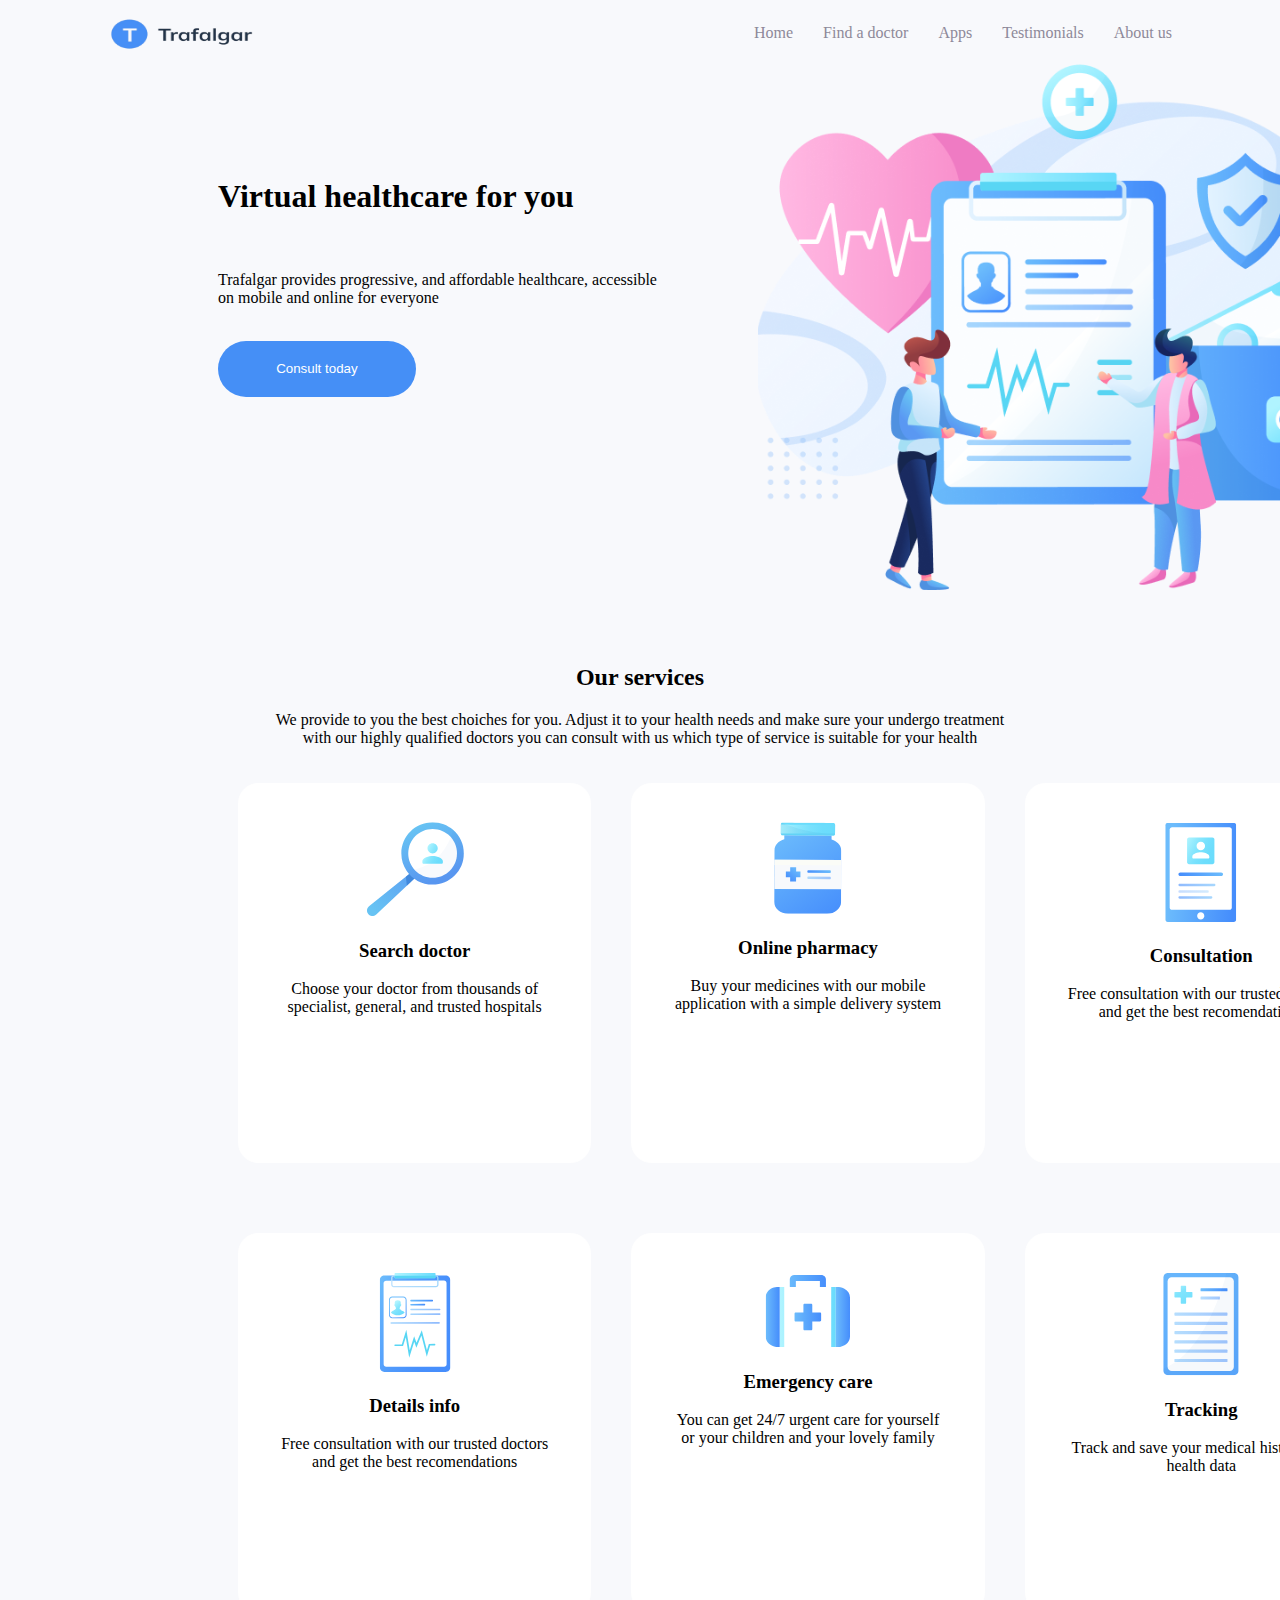
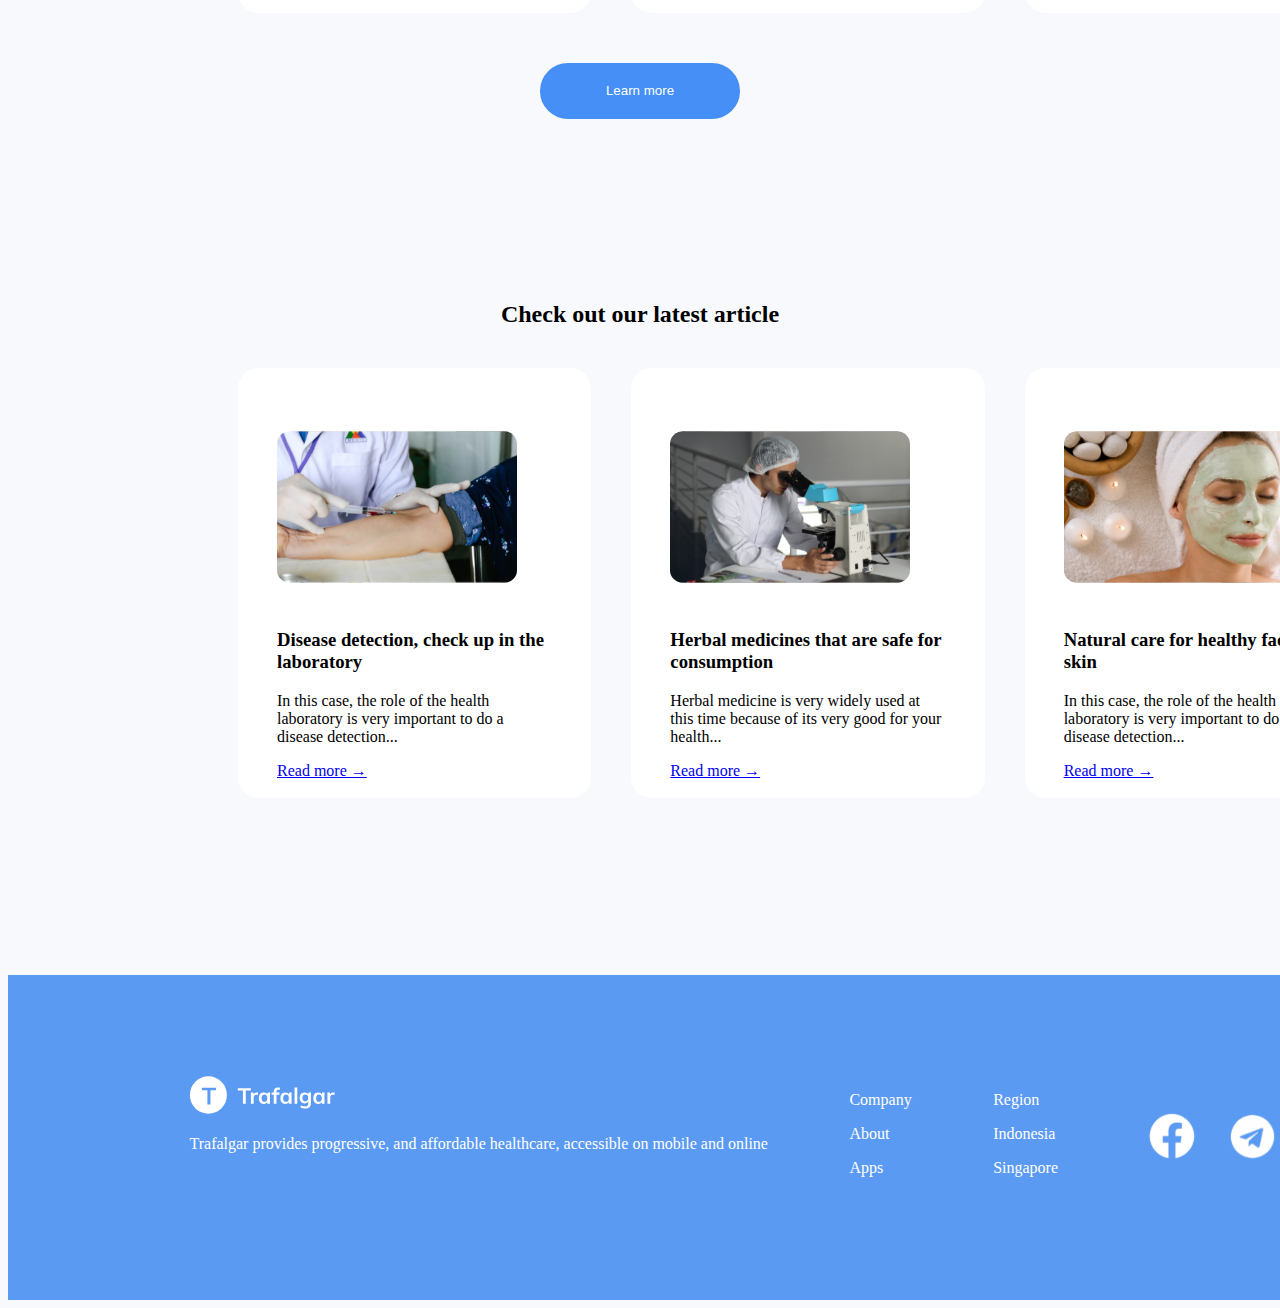
<file: index.html>
<!DOCTYPE html>
<html lang="en">
<head>
    <meta charset="UTF-8">
    <meta name="viewport" content="width=device-width, initial-scale=1.0">
    <title>Trafalgar</title>
    <link rel="stylesheet" href="./2d.Css">

    
</head>
<body>
    
    <header>
        <div class="header1">
            <div class="logo"><img src="./logo.png" width="147px" height="32px" alt="">
            </div>
            <div class="header3">
                    <p>Home</p>
                    <p>Find a doctor</p>
                    <p>Apps</p>
                    <p>Testimonials</p>
                    <p>About us</p>
                </div>
            
        </div>
    </header>

    <div class="big1">
        <div class="box1">
            <h1>Virtual healthcare for you</h1>
            <br>
            <p>Trafalgar provides progressive, and affordable healthcare, accessible on mobile and online for everyone</p>
            <br>
            <button>Consult today</button>
        </div>
        <img src="./photo1.svg" width="609" height="532" alt="img">
    </div>
    <br><br><br>


     <div class="big2">
        <h2 class="a">Our services</h2>
        <p class="a">We provide to you the best choiches for you. Adjust it to your health needs and make sure your undergo treatment <br> with our highly qualified doctors you can consult with us which type of service is suitable for your health</p>
            <div class="box2">

                <div class="boxs1"><img src="./IMG1.svg" alt="">
                <h3>Search doctor</h3>
                <p>Choose your doctor from thousands of specialist, general, and trusted hospitals</p>
                </div>



                    <div class="boxs1"><img src="./IMG2.svg" alt="">
                    <h3>Online pharmacy</h3>
                    <p>Buy  your medicines with our mobile application with a simple delivery system</p>
                    </div>

                        <div class="boxs1"><img src="./IMG3.svg" alt="">
                        <h3>Consultation</h3>
                        <p>Free consultation with our trusted doctors and get the best recomendations</p>
                        </div>
            </div>

            <div class="box2">

                <div class="boxs1"><img src="./IMG4.svg" alt="">
                <h3>Details info</h3>
                <p>Free consultation with our trusted doctors and get the best recomendations</p>
                </div>

                    <div class="boxs1"><img src="./IMG5.svg" alt="">
                    <h3>Emergency care</h3>
                    <p>You can get 24/7 urgent care for yourself or your children and your lovely family</p>
                    </div>
                    
                        <div class="boxs1"><img src="./IMG6.svg" alt="">
                        <h3>Tracking</h3>
                        <p>Track and save your medical history and health data </p>
                        </div>
            </div>
            <div class="c">
            <button class="b">Learn more</button>
            </div>
    </div>

    <br><br><br><br><br><br><br><br><br>


<h2 class="a">Check out our latest article</h2>
    <div class="big3">
        
            <div class="box2">

                <div class="boxs2"><img src="./image1.svg" height="200" width="240" alt="">
                <h3>Disease detection, check up in the laboratory</h3>
                <p>In this case, the role of the health laboratory is very important to do a disease detection...</p>
                <a href="#">Read more →</a>
                </div>

                    <div class="boxs2"><img src="./image2.svg" height="200" width="240" alt="">
                    <h3>Herbal medicines that are safe for consumption</h3>
                    <p>Herbal medicine is very widely used at this time because of its very good for your health...</p>
                    <a href="#">Read more →</a>
                    </div>

                        <div class="boxs2"><img src="./image3.svg" height="200" width="240" alt="">
                        <h3>Natural care for healthy facial skin</h3>
                        <p>In this case, the role of the health laboratory is very important to do a disease detection...</p>
                        <a href="#">Read more →</a>
                        </div>
            </div>
    </div>        



    <footer>
        <div class="footer"><img src="./logo2.svg" width="157px" height="40" alt="logo">
        <p>Trafalgar provides progressive, and affordable healthcare, accessible on mobile and online </p>
    </div>

        <div class="n">
            <p>Company</p>
            <p>About</p>
            <p>Apps</p>
        </div>
        
        <div class="n">
            <p>Region</p>
            <p>Indonesia</p>
            <p>Singapore</p>
        </div>

        <div class="wrapper">
            <img src="./footer1.svg" alt="">
            <img src="./footer2.svg" alt="">
            <img src="./footer3.svg" alt="">

        </div>


    </footer>





</body>
</html>
</file>
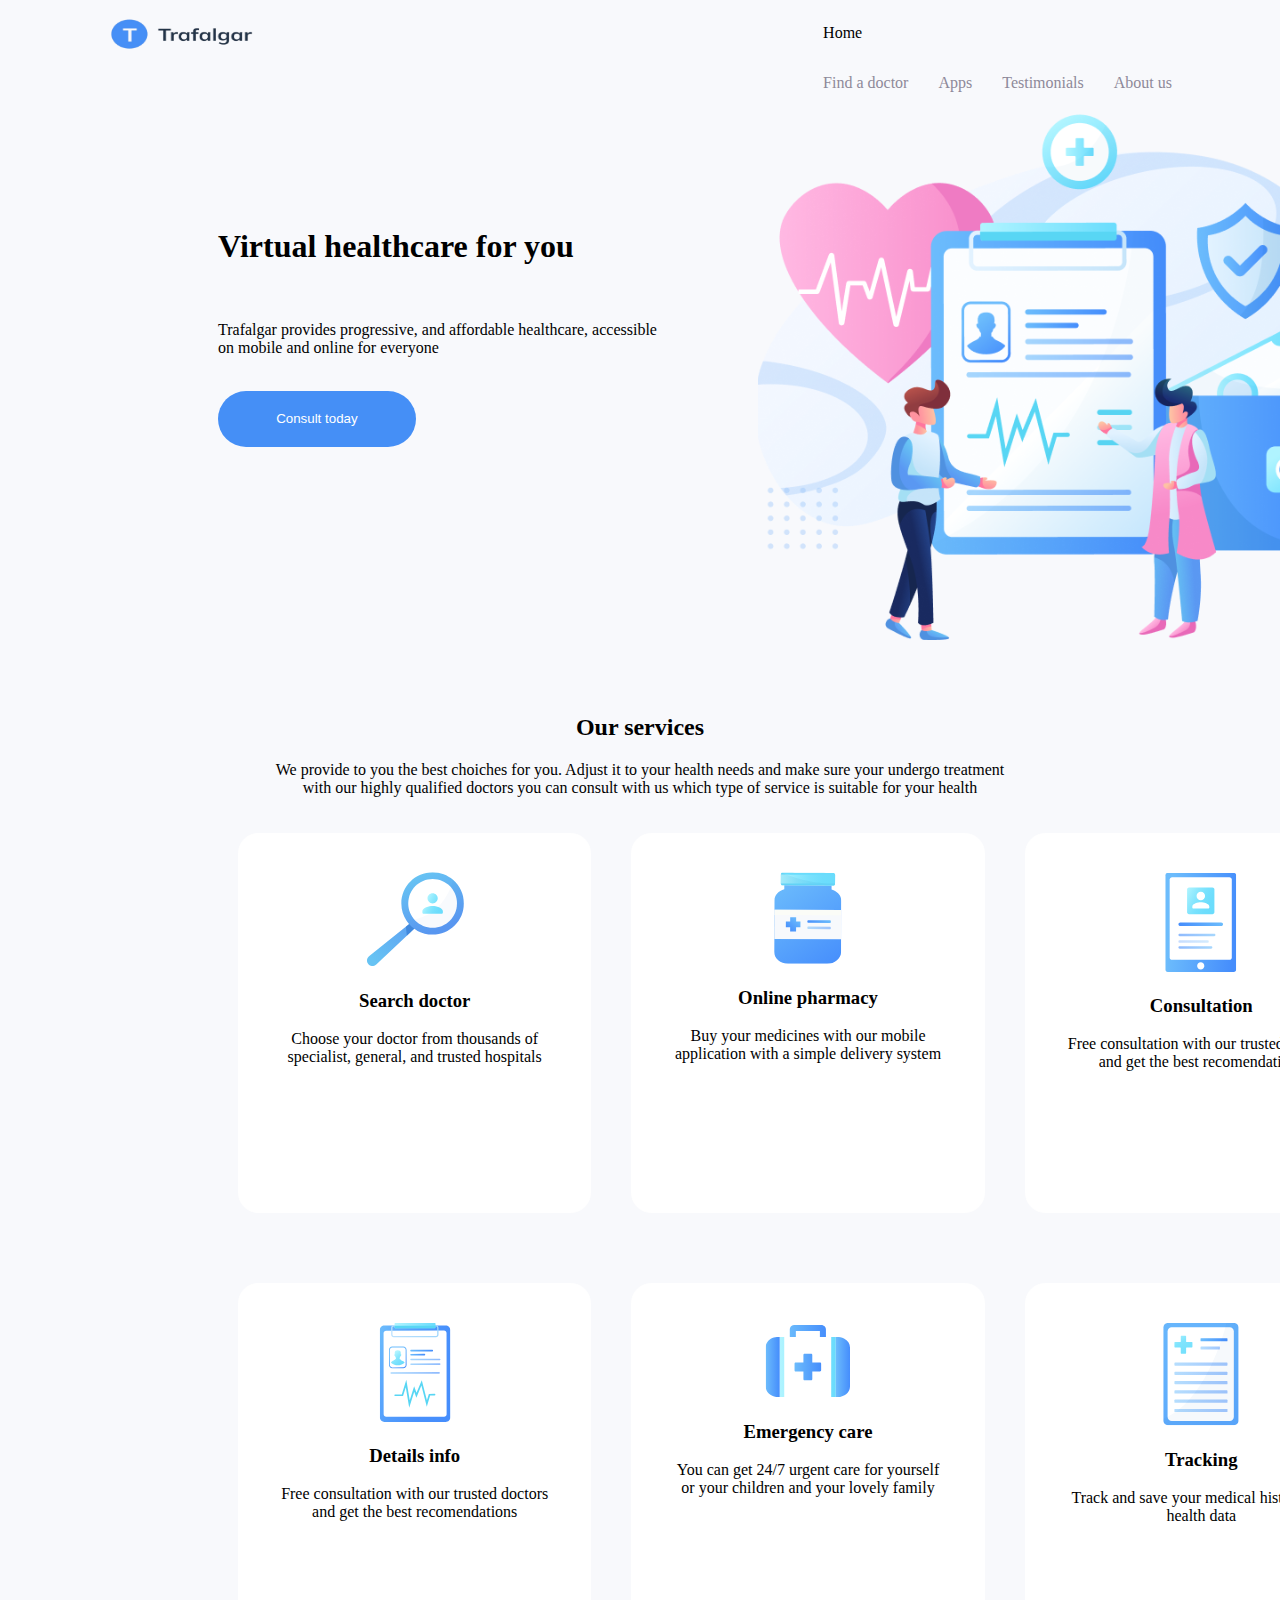
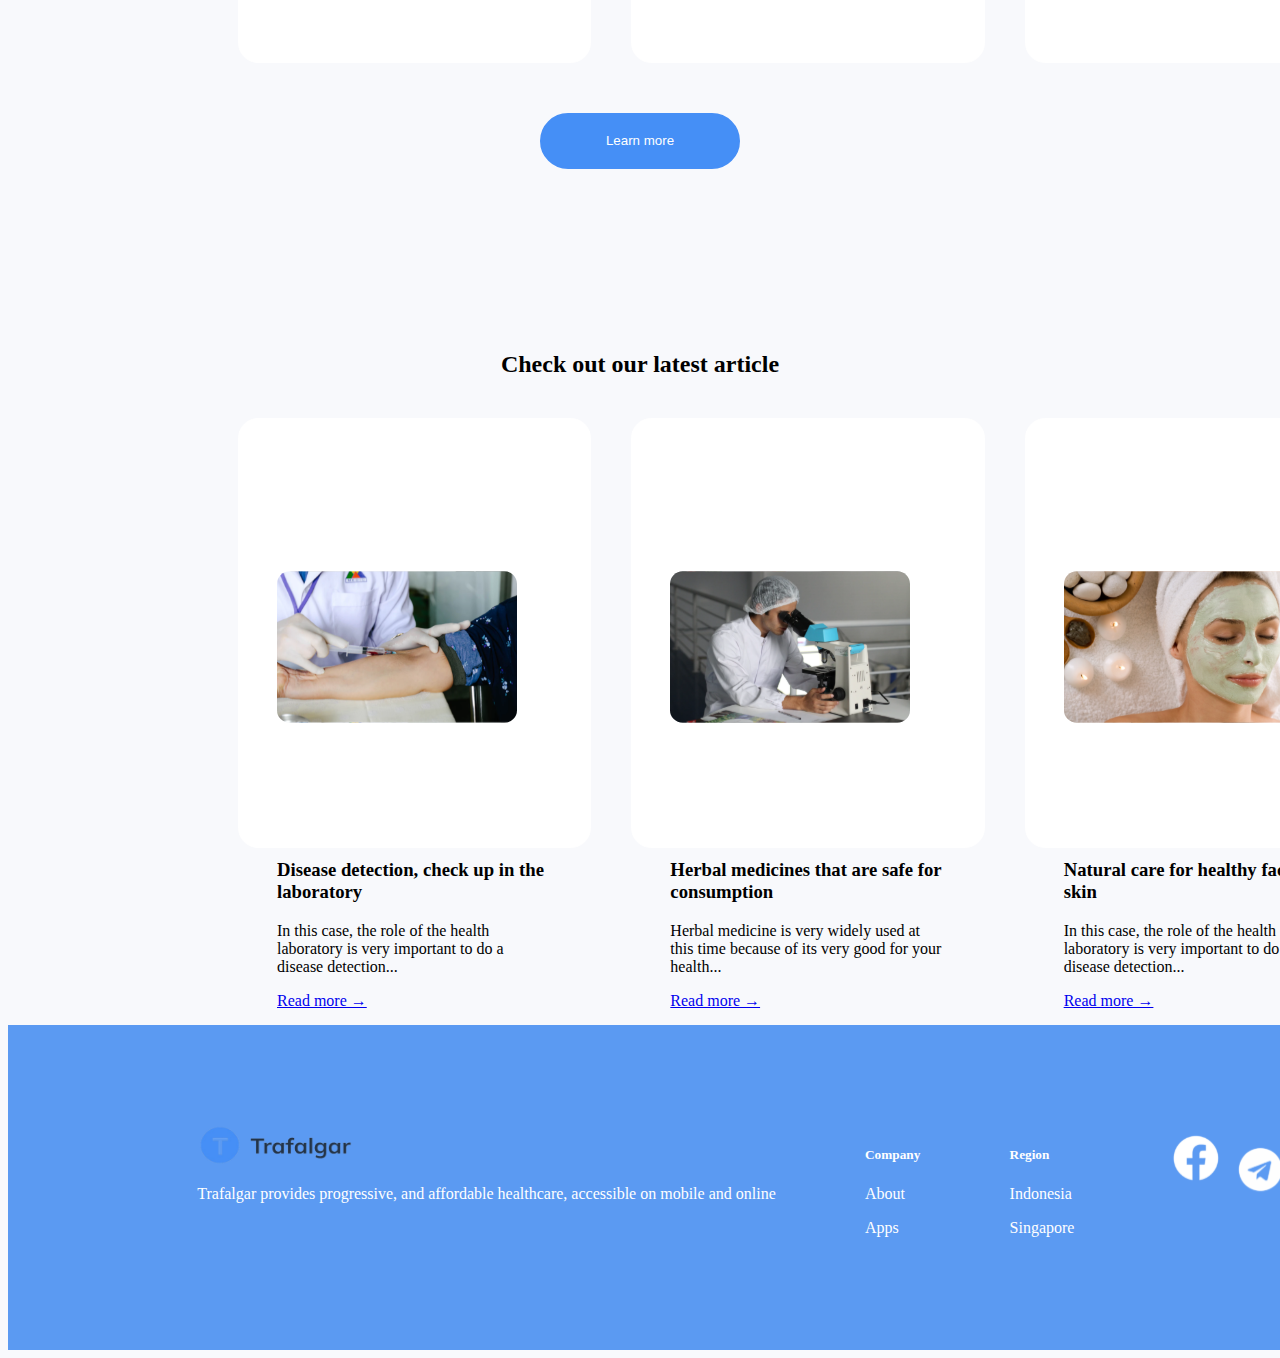
<file: index .html>
<!DOCTYPE html>
<html lang="en">
<head>
    <meta charset="UTF-8">
    <meta name="viewport" content="width=device-width, initial-scale=1.0">
    <title>Trafalgar</title>
    <link rel="stylesheet" href="./2d.Css">
</head>
<body>
    
    <header>
        <div class="header1">
            <div class="logo"><img src="./logo.png" width="147px" height="32px" alt="">
            </div>
            <div class="header2">
                <p>Home</p>
                <div class="header3">
                    <p>Find a doctor</p>
                    <p>Apps</p>
                    <p>Testimonials</p>
                    <p>About us</p>
                </div>
            </div>
        </div>
    </header>

    <div class="big1">
        <div class="box1">
            <h1>Virtual healthcare for you</h1>
            <br>
            <p>Trafalgar provides progressive, and affordable healthcare, accessible on mobile and online for everyone</p>
            <br>
            <button>Consult today</button>
        </div>
        <img src="./photo1.svg" width="609" height="532" alt="img">
    </div>
    <br><br><br>


     <div class="big2">
        <h2 class="a">Our services</h2>
        <p class="a">We provide to you the best choiches for you. Adjust it to your health needs and make sure your undergo treatment <br> with our highly qualified doctors you can consult with us which type of service is suitable for your health</p>
            <div class="box2">

                <div class="boxs1"><img src="./IMG1.svg" alt="">
                <h3>Search doctor</h3>
                <p>Choose your doctor from thousands of specialist, general, and trusted hospitals</p>
                </div>



                    <div class="boxs1"><img src="./IMG2.svg" alt="">
                    <h3>Online pharmacy</h3>
                    <p>Buy  your medicines with our mobile application with a simple delivery system</p>
                    </div>

                        <div class="boxs1"><img src="./IMG3.svg" alt="">
                        <h3>Consultation</h3>
                        <p>Free consultation with our trusted doctors and get the best recomendations</p>
                        </div>
            </div>

            <div class="box2">

                <div class="boxs1"><img src="./IMG4.svg" alt="">
                <h3>Details info</h3>
                <p>Free consultation with our trusted doctors and get the best recomendations</p>
                </div>

                    <div class="boxs1"><img src="./IMG5.svg" alt="">
                    <h3>Emergency care</h3>
                    <p>You can get 24/7 urgent care for yourself or your children and your lovely family</p>
                    </div>
                    
                        <div class="boxs1"><img src="./IMG6.svg" alt="">
                        <h3>Tracking</h3>
                        <p>Track and save your medical history and health data </p>
                        </div>
            </div>
            <div class="c">
            <button class="b">Learn more</button>
            </div>
    </div>

    <br><br><br><br><br><br><br><br><br>


<h2 class="a">Check out our latest article</h2>
    <div class="big3">
        
            <div class="box2">

                <div class="boxs2"><img src="./image1.svg" height="380" width="240" alt="">
                <h3>Disease detection, check up in the laboratory</h3>
                <p>In this case, the role of the health laboratory is very important to do a disease detection...</p>
                <a href="#">Read more →</a>
                </div>

                    <div class="boxs2"><img src="./image2.svg" height="380" width="240" alt="">
                    <h3>Herbal medicines that are safe for consumption</h3>
                    <p>Herbal medicine is very widely used at this time because of its very good for your health...</p>
                    <a href="#">Read more →</a>
                    </div>

                        <div class="boxs2"><img src="./image3.svg" height="380" width="240" alt="">
                        <h3>Natural care for healthy facial skin</h3>
                        <p>In this case, the role of the health laboratory is very important to do a disease detection...</p>
                        <a href="#">Read more →</a>
                        </div>
            </div>
    </div>        



    <footer>
        <div class="footer"><img src="./logo.png" width="157px" height="40" alt="logo">
        <p>Trafalgar provides progressive, and affordable healthcare, accessible on mobile and online </p>
    </div>

        <div>
            <h5>Company</h5>
            <p>About</p>
            <p>Apps</p>
        </div>
        
        <div>
            <h5>Region</h5>
            <p>Indonesia</p>
            <p>Singapore</p>
        </div>

        <div>
            <img src="./footer1.svg" alt="">
            <img src="./footer2.svg" alt="">
            <img src="./footer3.svg" alt="">

        </div>


    </footer>





</body>
</html>
</file>
<file: 2d.Css>
*{
    box-sizing: border-box;
}
body{
    background-color: #f8f9fcf2;
}
.logo{
    margin-top: 10px;
}
.header1{
    display: flex;
    margin: 0px 100px;
    justify-content: space-between;
}
.header1 p:hover{
    color: rgb(0, 0, 0);
    transition: 0.3s ease-in-out;
}   
.header3{
    display: flex;
    gap: 30px;
    color: #8E8999 ;
}
.big1{
    display: flex;
    margin: 0px 210px;
    border: 0px solid none;
    width: 1180px;
    height: 532px;
    align-items: center;
    gap: 100px;
}
.box1{
    width: 440px;
    height: 334px;
    border: 0px solid none;
}
button{
    background-color: #458FF6;
    border-radius: 55px;
    width: 197.75px;
    height: 56px;
    color: #fffF;
    border: none;
}
button:active{
    background-color: red;
}
.a{
text-align: center;
}
.box2{
    display: flex;
    margin: 0px 210px;
    width: 1180px;
    height: 450px;
    justify-content: space-between;
}
.boxs1{
    background-color: white;
    border: 1px solid white;
    width: 380px;
    height: 380px;
    margin: 20px;
    padding: 38px;
    border-radius: 20px;
}
.b{
    border: 2px solid #468FF6;
    border-radius: 55px;
    width: 200px;
    height: 56px;
}
.c{
    text-align: center;
}
.big2{
    text-align: center;
}

.big3{
    border: 0px solid none;
    width: 1180px;
    height: 627px;
    align-items: center;
}
.boxs2{
    background-color: white;
    border: 1px solid white;
    width: 380px;
    height: 430px;
    margin: 20px;
    padding: 38px;
    border-radius: 20px;
}

footer{
    display: flex;
    background-color: #5B9AF2 ;

    padding: 100px;
    justify-content: space-evenly;
    width: 1510px;
    height: 325px;
    color: white;
}

.wrapper{
    display: flex;
    align-items: center;
    gap: 20px;
}
.n p:hover{
    color: black;
}
a:active{
    color: red;
}
</file>
